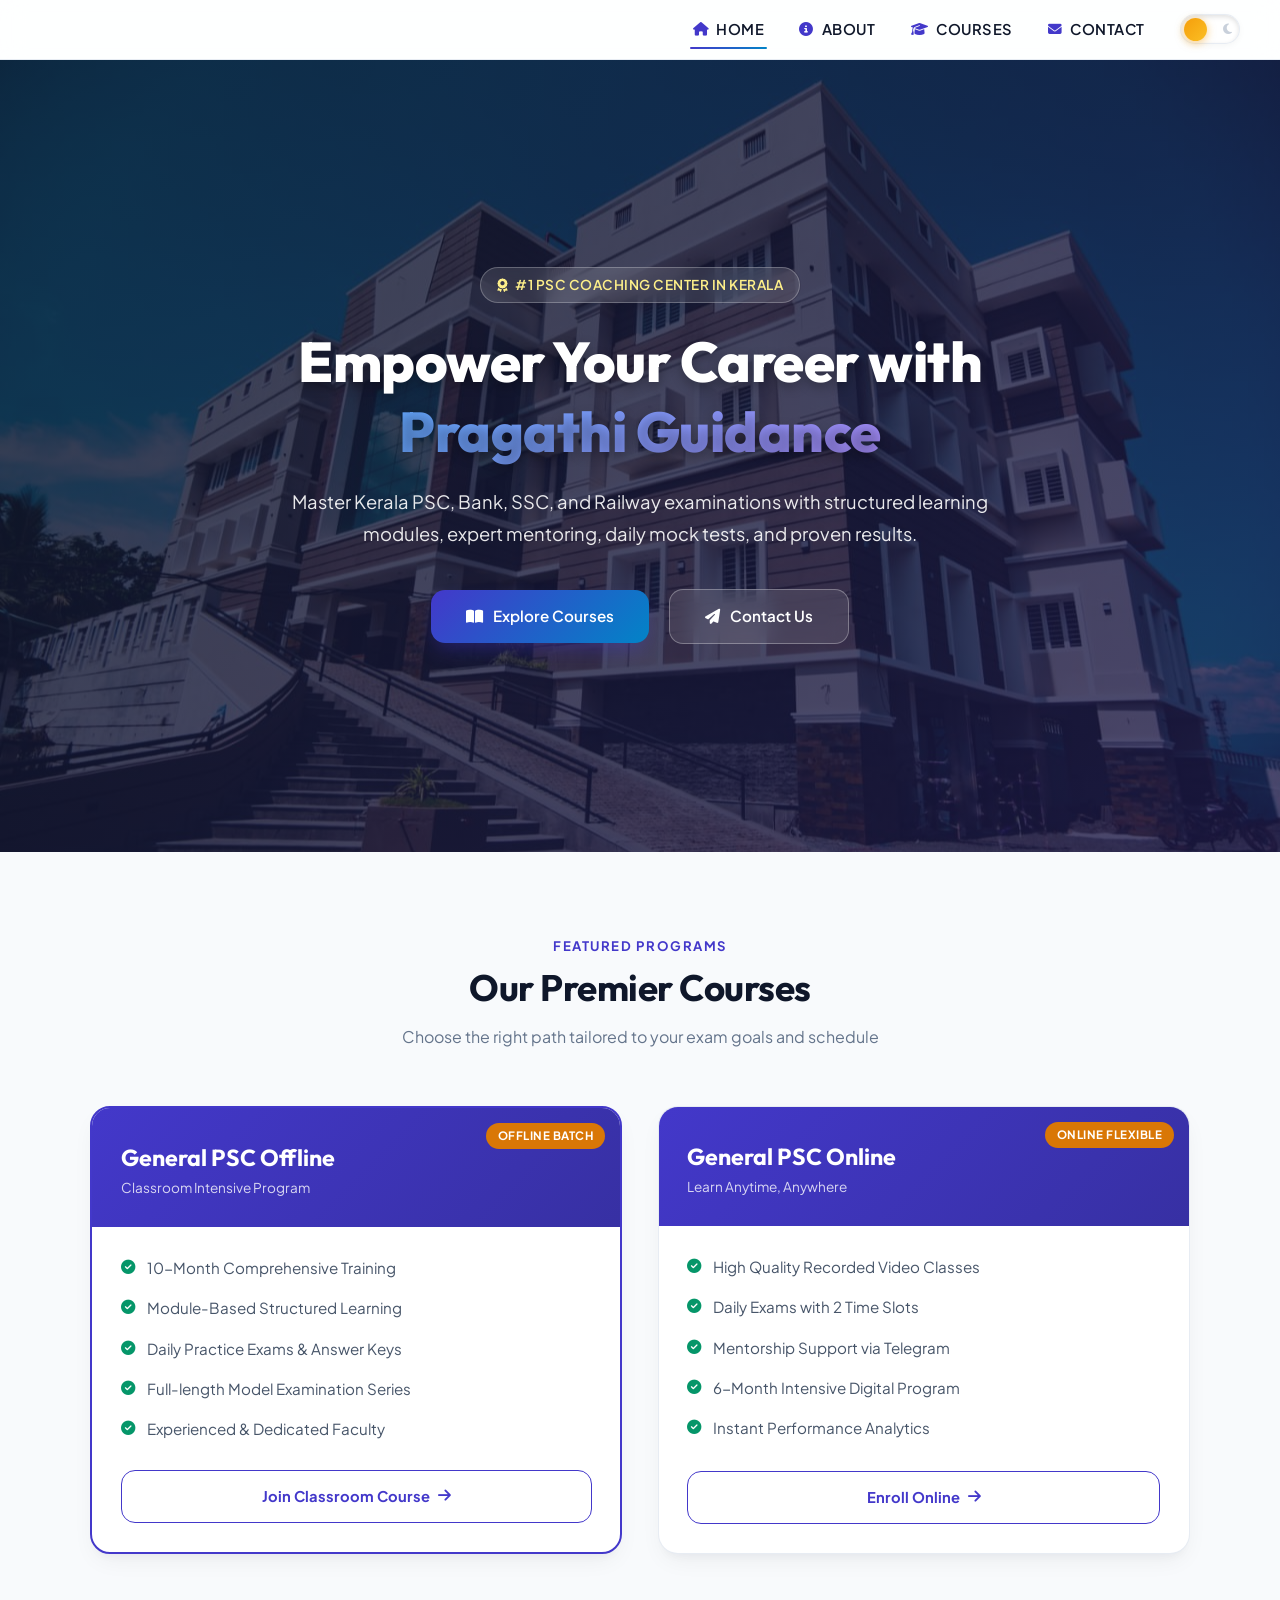
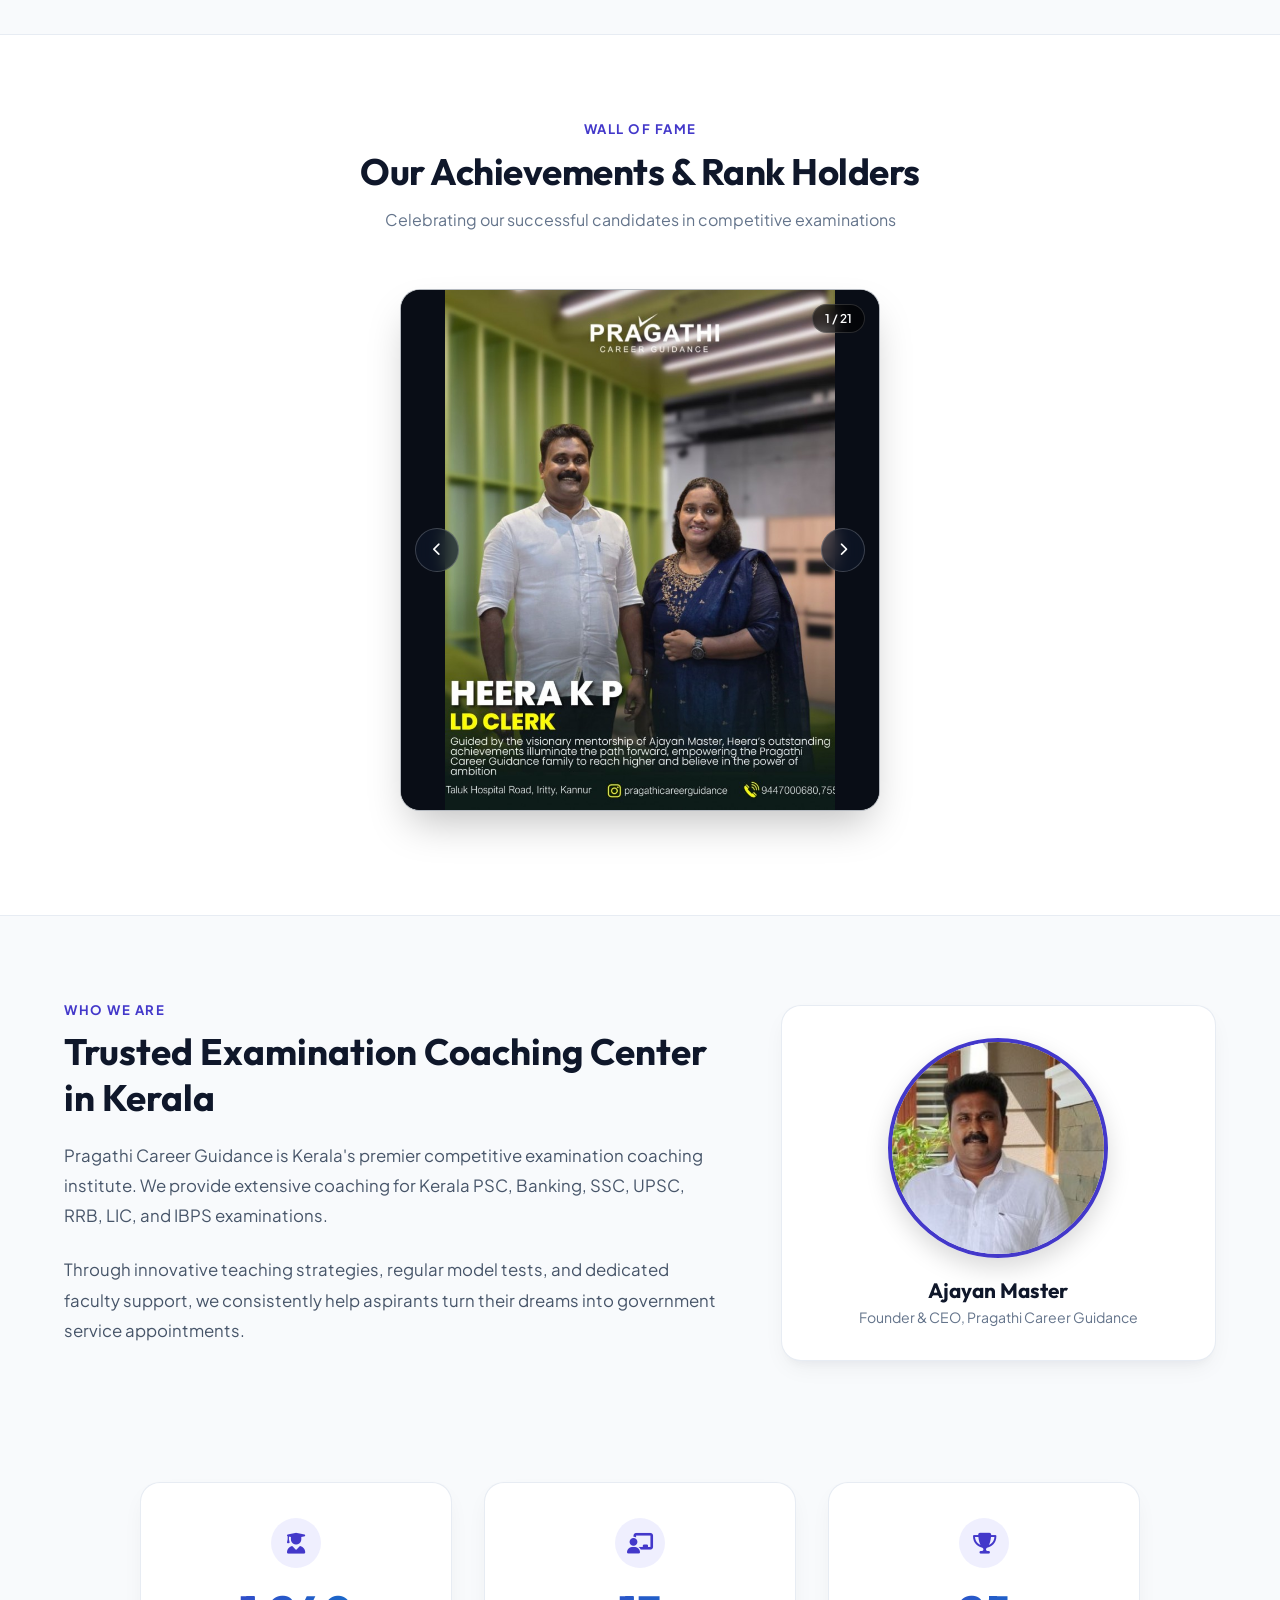
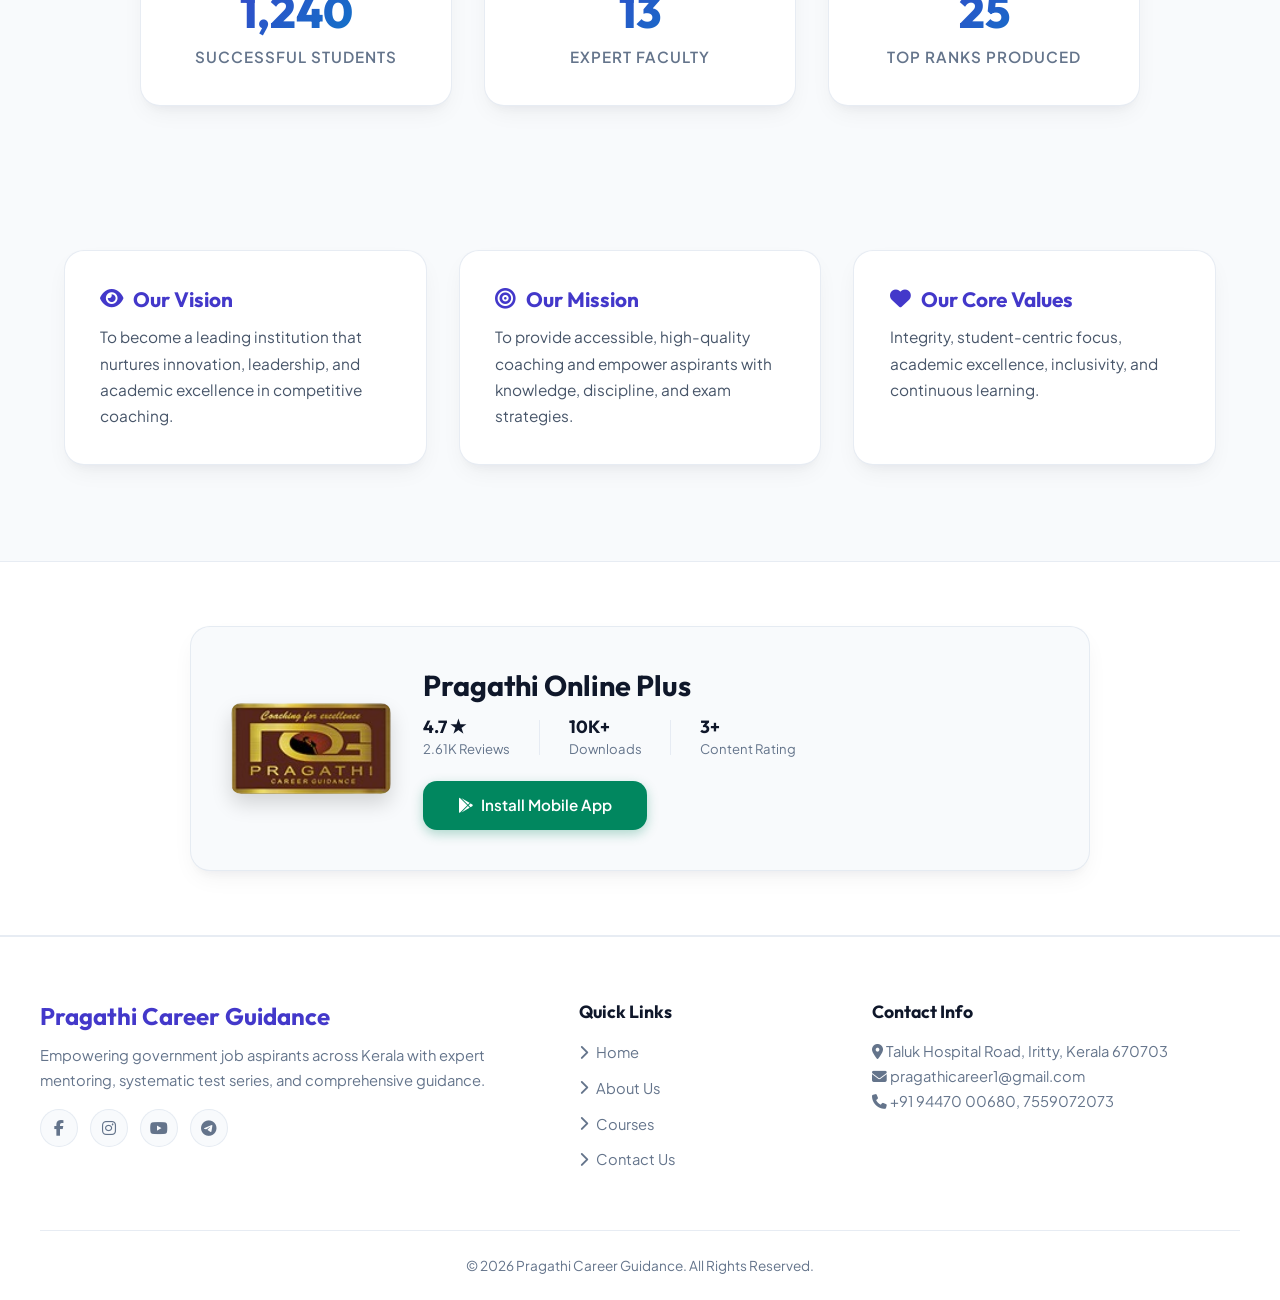
<file: index.html>
<!DOCTYPE html>
<html lang="en">

<head>
    <meta charset="UTF-8">
    <meta name="viewport" content="width=device-width, initial-scale=1.0">
    <title>Pragathi Career Guidance | Premier Coaching Center in Kerala</title>
    <meta name="description"
        content="Pragathi Career Guidance - Premier coaching institute for Kerala PSC, SSC, Banking, Railway, and competitive exams in Iritty, Kerala.">

    <!-- CSS -->
    <link rel="stylesheet" href="style.css">

    <!-- Google Fonts -->
    <link rel="preconnect" href="https://fonts.googleapis.com">
    <link rel="preconnect" href="https://fonts.gstatic.com" crossorigin>
    <link
        href="https://fonts.googleapis.com/css2?family=Outfit:wght@300;400;500;600;700;800&family=Plus+Jakarta+Sans:wght@400;500;600;700&display=swap"
        rel="stylesheet">

    <!-- Font Awesome -->
    <link rel="stylesheet" href="https://cdn.jsdelivr.net/npm/@fortawesome/fontawesome-free@6.6.0/css/all.min.css">
</head>

<body>

    <!-- Header Navigation -->
    <header class="site-header">
        <nav class="nav-container">
            <div class="nav-actions">
                <div class="nav-links" id="navlinks">
                    <ul>
                        <li><a href="index.html" class="active"><i class="fas fa-home"></i> HOME</a></li>
                        <li><a href="ab.html"><i class="fas fa-info-circle"></i> ABOUT</a></li>
                        <li><a href="course.html"><i class="fas fa-graduation-cap"></i> COURSES</a></li>
                        <li><a href="contact.html"><i class="fas fa-envelope"></i> CONTACT</a></li>
                    </ul>
                </div>

                <div class="theme-toggle" id="theme-toggle" title="Toggle Light/Dark Theme">
                    <i class="fas fa-sun"></i>
                    <i class="fas fa-moon"></i>
                    <div class="toggle-circle"></div>
                </div>

                <div class="mobile-toggle">
                    <i class="fa fa-bars" onclick="showmenu()"></i>
                </div>
            </div>
        </nav>
    </header>

    <!-- Hero Section -->
    <section class="hero-section">
        <div class="hero-content">
            <div class="hero-badge">
                <i class="fas fa-award"></i> #1 PSC Coaching Center in Kerala
            </div>
            <h1 class="hero-title">Empower Your Career with <span>Pragathi Guidance</span></h1>
            <p class="hero-subtitle">
                Master Kerala PSC, Bank, SSC, and Railway examinations with structured learning modules, expert
                mentoring, daily mock tests, and proven results.
            </p>
            <div class="hero-actions">
                <a href="course.html" class="btn-primary"><i class="fas fa-book-open"></i> Explore Courses</a>
                <a href="contact.html" class="btn-secondary"><i class="fas fa-paper-plane"></i> Contact Us</a>
            </div>
        </div>
    </section>

    <!-- Courses Section -->
    <section class="psc-section">
        <div class="section-header">
            <span class="section-tag">Featured Programs</span>
            <h2 class="section-title">Our Premier Courses</h2>
            <p class="section-desc">Choose the right path tailored to your exam goals and schedule</p>
        </div>

        <div class="card-container">
            <!-- Offline Course -->
            <div class="course-card featured">
                <span class="card-badge">Offline Batch</span>
                <div class="card-header">
                    <h3>General PSC Offline</h3>
                    <p class="course-subtitle">Classroom Intensive Program</p>
                </div>
                <div class="card-body">
                    <ul>
                        <li><i class="fas fa-check-circle"></i> 10-Month Comprehensive Training</li>
                        <li><i class="fas fa-check-circle"></i> Module-Based Structured Learning</li>
                        <li><i class="fas fa-check-circle"></i> Daily Practice Exams & Answer Keys</li>
                        <li><i class="fas fa-check-circle"></i> Full-length Model Examination Series</li>
                        <li><i class="fas fa-check-circle"></i> Experienced & Dedicated Faculty</li>
                    </ul>
                </div>
                <div class="card-footer">
                    <a href="contact.html" class="card-btn">Join Classroom Course <i class="fas fa-arrow-right"></i></a>
                </div>
            </div>

            <!-- Online Course -->
            <div class="course-card">
                <span class="card-badge">Online Flexible</span>
                <div class="card-header">
                    <h3>General PSC Online</h3>
                    <p class="course-subtitle">Learn Anytime, Anywhere</p>
                </div>
                <div class="card-body">
                    <ul>
                        <li><i class="fas fa-check-circle"></i> High Quality Recorded Video Classes</li>
                        <li><i class="fas fa-check-circle"></i> Daily Exams with 2 Time Slots</li>
                        <li><i class="fas fa-check-circle"></i> Mentorship Support via Telegram</li>
                        <li><i class="fas fa-check-circle"></i> 6-Month Intensive Digital Program</li>
                        <li><i class="fas fa-check-circle"></i> Instant Performance Analytics</li>
                    </ul>
                </div>
                <div class="card-footer">
                    <a href="contact.html" class="card-btn">Enroll Online <i class="fas fa-arrow-right"></i></a>
                </div>
            </div>
        </div>
    </section>

    <!-- Achievements Carousel Section -->
    <section class="achievements">
        <div class="section-header">
            <span class="section-tag">Wall of Fame</span>
            <h2 class="section-title">Our Achievements & Rank Holders</h2>
            <p class="section-desc">Celebrating our successful candidates in competitive examinations</p>
        </div>

        <div class="slider-wrapper">
            <div class="slider">
                <span class="slide-counter">1 / 21</span>
                <div class="slides">
                    <img src="Images/1.jpg" alt="Achievement 1">
                    <img src="Images/2.jpg" alt="Achievement 2">
                    <img src="Images/3.jpg" alt="Achievement 3">
                    <img src="Images/4.jpg" alt="Achievement 4">
                    <img src="Images/5.jpg" alt="Achievement 5">
                    <img src="Images/6.jpg" alt="Achievement 6">
                    <img src="Images/7.jpg" alt="Achievement 7">
                    <img src="Images/8.jpg" alt="Achievement 8">
                    <img src="Images/9.jpg" alt="Achievement 9">
                    <img src="Images/10.jpg" alt="Achievement 10">
                    <img src="Images/11.jpg" alt="Achievement 11">
                    <img src="Images/12.jpg" alt="Achievement 12">
                    <img src="Images/13.jpg" alt="Achievement 13">
                    <img src="Images/14.jpg" alt="Achievement 14">
                    <img src="Images/15.jpg" alt="Achievement 15">
                    <img src="Images/16.jpg" alt="Achievement 16">
                    <img src="Images/17.jpg" alt="Achievement 17">
                    <img src="Images/18.jpg" alt="Achievement 18">
                    <img src="Images/19.jpg" alt="Achievement 19">
                    <img src="Images/20.jpg" alt="Achievement 20">
                    <img src="Images/21.jpg" alt="Achievement 21">
                </div>

                <button class="prev" aria-label="Previous Slide"><i class="fas fa-chevron-left"></i></button>
                <button class="next" aria-label="Next Slide"><i class="fas fa-chevron-right"></i></button>
            </div>
            <div class="dots"></div>
        </div>
    </section>

    <!-- About Overview & Stats -->
    <section class="about-container">
        <div class="about-content">
            <span class="section-tag">Who We Are</span>
            <h2>Trusted Examination Coaching Center in Kerala</h2>
            <p>
                Pragathi Career Guidance is Kerala's premier competitive examination coaching institute. We provide
                extensive coaching for Kerala PSC, Banking, SSC, UPSC, RRB, LIC, and IBPS examinations.
            </p>
            <p>
                Through innovative teaching strategies, regular model tests, and dedicated faculty support, we
                consistently help aspirants turn their dreams into government service appointments.
            </p>
        </div>

        <div class="about-image">
            <img src="Images/CEO.jpg" alt="Ajayan Master">
            <h3>Ajayan Master</h3>
            <p>Founder & CEO, Pragathi Career Guidance</p>
        </div>
    </section>

    <!-- Animated Stats Section -->
    <section class="stats-section">
        <div class="stats">
            <div class="stat">
                <div class="stat-icon"><i class="fas fa-user-graduate"></i></div>
                <h2 class="counter" data-target="5000">0</h2>
                <p>Successful Students</p>
            </div>
            <div class="stat">
                <div class="stat-icon"><i class="fas fa-chalkboard-teacher"></i></div>
                <h2 class="counter" data-target="50">0</h2>
                <p>Expert Faculty</p>
            </div>
            <div class="stat">
                <div class="stat-icon"><i class="fas fa-trophy"></i></div>
                <h2 class="counter" data-target="100">0</h2>
                <p>Top Ranks Produced</p>
            </div>
        </div>
    </section>

    <!-- Vision / Mission -->
    <section class="info-section">
        <div class="info-card">
            <h3><i class="fas fa-eye"></i> Our Vision</h3>
            <p>To become a leading institution that nurtures innovation, leadership, and academic excellence in
                competitive coaching.</p>
        </div>

        <div class="info-card">
            <h3><i class="fas fa-bullseye"></i> Our Mission</h3>
            <p>To provide accessible, high-quality coaching and empower aspirants with knowledge, discipline, and exam
                strategies.</p>
        </div>

        <div class="info-card">
            <h3><i class="fas fa-heart"></i> Our Core Values</h3>
            <p>Integrity, student-centric focus, academic excellence, inclusivity, and continuous learning.</p>
        </div>
    </section>

    <!-- Playstore App Banner -->
    <section class="playstore-banner">
        <div class="playstore-container">
            <div class="app-section">
                <img src="Images/mainlogo.png" alt="Pragathi Online Plus App Icon" class="app-icon">
                <div class="app-details">
                    <h1>Pragathi Online Plus</h1>
                    <div class="app-info">
                        <div class="info">
                            <h3>4.7 ★</h3>
                            <p>2.61K Reviews</p>
                        </div>
                        <div class="divider"></div>
                        <div class="info">
                            <h3>10K+</h3>
                            <p>Downloads</p>
                        </div>
                        <div class="divider"></div>
                        <div class="info">
                            <h3>3+</h3>
                            <p>Content Rating</p>
                        </div>
                    </div>
                    <a href="https://play.google.com/store/apps/details?id=com.onlister.pragathi&pcampaignid=web_share"
                        target="_blank" rel="noopener" class="install-btn">
                        <i class="fab fa-google-play"></i> Install Mobile App
                    </a>
                </div>
            </div>
        </div>
    </section>

    <!-- Premium Footer -->
    <footer class="premium-footer">
        <div class="footer-container">
            <div class="footer-box">
                <h2>Pragathi Career Guidance</h2>
                <p>
                    Empowering government job aspirants across Kerala with expert mentoring, systematic test series, and
                    comprehensive guidance.
                </p>
                <div class="footer-social">
                    <a href="https://www.facebook.com/pragathicareerguidance" target="_blank" aria-label="Facebook"><i
                            class="fab fa-facebook-f"></i></a>
                    <a href="https://www.instagram.com/pragathicareerguidance/" target="_blank"
                        aria-label="Instagram"><i class="fab fa-instagram"></i></a>
                    <a href="https://www.youtube.com/@pragathicareerguidanceiritty" target="_blank"
                        aria-label="YouTube"><i class="fab fa-youtube"></i></a>
                    <a href="https://t.me/pragathi_career" target="_blank" aria-label="Telegram"><i
                            class="fab fa-telegram-plane"></i></a>
                </div>
            </div>

            <div class="footer-box">
                <h3>Quick Links</h3>
                <ul>
                    <li><a href="index.html"><i class="fas fa-chevron-right"></i> Home</a></li>
                    <li><a href="ab.html"><i class="fas fa-chevron-right"></i> About Us</a></li>
                    <li><a href="course.html"><i class="fas fa-chevron-right"></i> Courses</a></li>
                    <li><a href="contact.html"><i class="fas fa-chevron-right"></i> Contact Us</a></li>
                </ul>
            </div>

            <div class="footer-box">
                <h3>Contact Info</h3>
                <p><i class="fas fa-map-marker-alt"></i> Taluk Hospital Road, Iritty, Kerala 670703</p>
                <p><i class="fas fa-envelope"></i> pragathicareer1@gmail.com</p>
                <p><i class="fas fa-phone"></i> +91 94470 00680, 7559072073</p>
            </div>
        </div>

        <div class="footer-bottom">
            <p>© 2026 Pragathi Career Guidance. All Rights Reserved.</p>
        </div>
    </footer>

    <!-- JavaScript -->
    <script src="main.js"></script>


</body>

</html>
</file>
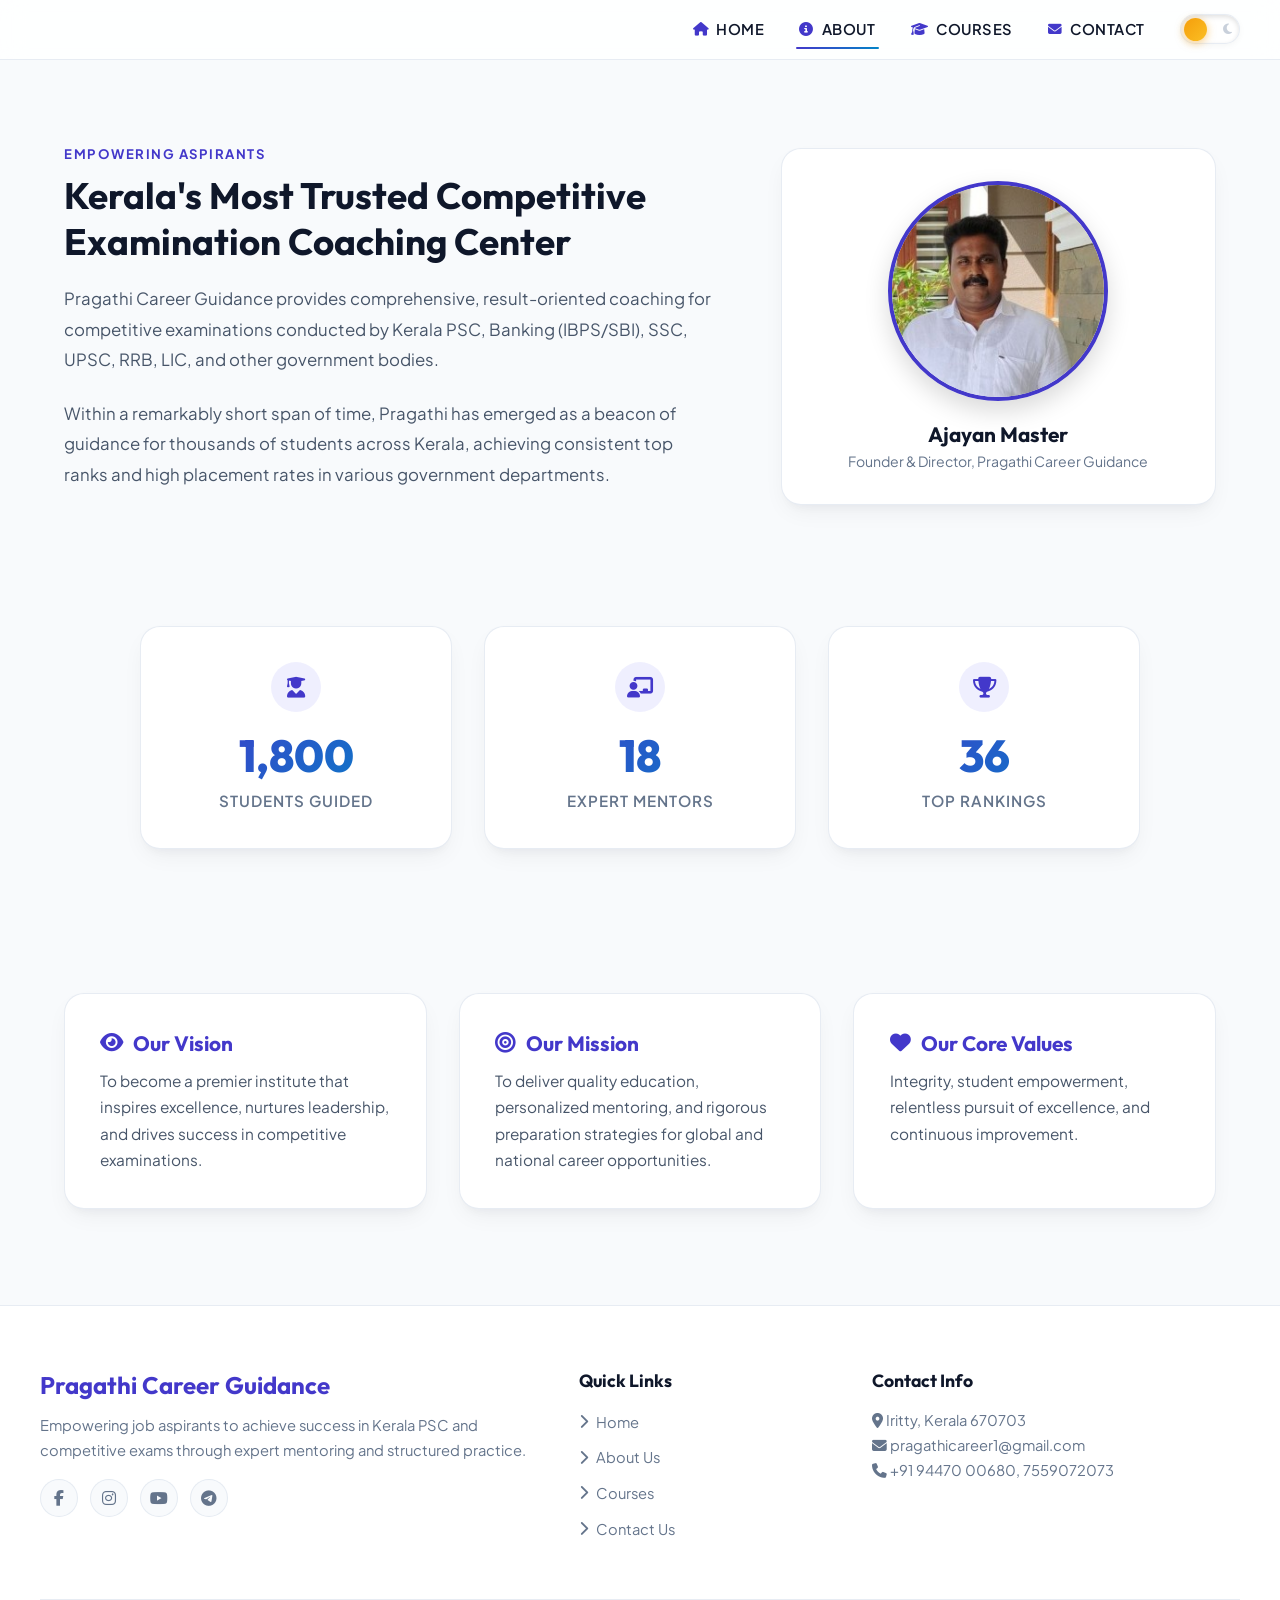
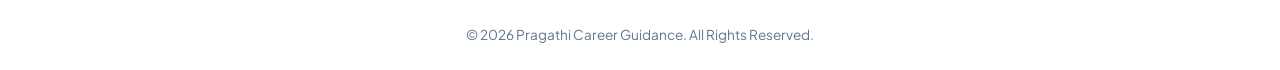
<file: ab.html>
<!DOCTYPE html>
<html lang="en">

<head>
    <meta charset="UTF-8">
    <meta name="viewport" content="width=device-width, initial-scale=1.0">
    <title>About Us | Pragathi Career Guidance</title>
    <meta name="description"
        content="Learn about Pragathi Career Guidance, Kerala's most trusted coaching center for competitive exams, led by Ajayan Master.">

    <!-- CSS -->
    <link rel="stylesheet" href="style.css">

    <!-- Google Fonts -->
    <link rel="preconnect" href="https://fonts.googleapis.com">
    <link rel="preconnect" href="https://fonts.gstatic.com" crossorigin>
    <link
        href="https://fonts.googleapis.com/css2?family=Outfit:wght@300;400;500;600;700;800&family=Plus+Jakarta+Sans:wght@400;500;600;700&display=swap"
        rel="stylesheet">

    <!-- Font Awesome -->
    <link rel="stylesheet" href="https://cdn.jsdelivr.net/npm/@fortawesome/fontawesome-free@6.6.0/css/all.min.css">
</head>

<body>

    <!-- Header Navigation -->
    <header class="site-header">
        <nav class="nav-container">
            <div class="nav-actions">
                <div class="nav-links" id="navlinks">
                    <ul>
                        <li><a href="index.html"><i class="fas fa-home"></i> HOME</a></li>
                        <li><a href="ab.html" class="active"><i class="fas fa-info-circle"></i> ABOUT</a></li>
                        <li><a href="course.html"><i class="fas fa-graduation-cap"></i> COURSES</a></li>
                        <li><a href="contact.html"><i class="fas fa-envelope"></i> CONTACT</a></li>
                    </ul>
                </div>

                <div class="theme-toggle" id="theme-toggle" title="Toggle Light/Dark Theme">
                    <i class="fas fa-sun"></i>
                    <i class="fas fa-moon"></i>
                    <div class="toggle-circle"></div>
                </div>

                <div class="mobile-toggle">
                    <i class="fa fa-bars" onclick="showmenu()"></i>
                </div>
            </div>
        </nav>
    </header>

    <!-- About Content Section -->
    <section class="about-container">
        <div class="about-content">
            <span class="section-tag">Empowering Aspirants</span>
            <h2> Kerala's Most Trusted Competitive Examination Coaching Center</h2>
            <p>
                Pragathi Career Guidance provides comprehensive, result-oriented coaching for competitive examinations
                conducted by Kerala PSC, Banking (IBPS/SBI), SSC, UPSC, RRB, LIC, and other government bodies.
            </p>
            <p>
                Within a remarkably short span of time, Pragathi has emerged as a beacon of guidance for thousands of
                students across Kerala, achieving consistent top ranks and high placement rates in various government
                departments.
            </p>
        </div>

        <div class="about-image">
            <img src="Images/CEO.jpg" alt="Ajayan Master">
            <h3>Ajayan Master</h3>
            <p>Founder & Director, Pragathi Career Guidance</p>
        </div>
    </section>

    <!-- Animated Stats Section -->
    <section class="stats-section">
        <div class="stats">
            <div class="stat">
                <div class="stat-icon"><i class="fas fa-user-graduate"></i></div>
                <h2 class="counter" data-target="5000">0</h2>
                <p>Students Guided</p>
            </div>
            <div class="stat">
                <div class="stat-icon"><i class="fas fa-chalkboard-teacher"></i></div>
                <h2 class="counter" data-target="50">0</h2>
                <p>Expert Mentors</p>
            </div>
            <div class="stat">
                <div class="stat-icon"><i class="fas fa-trophy"></i></div>
                <h2 class="counter" data-target="100">0</h2>
                <p>Top Rankings</p>
            </div>
        </div>
    </section>

    <!-- Vision / Mission -->
    <section class="info-section">
        <div class="info-card">
            <h3><i class="fas fa-eye"></i> Our Vision</h3>
            <p>To become a premier institute that inspires excellence, nurtures leadership, and drives success in
                competitive examinations.</p>
        </div>

        <div class="info-card">
            <h3><i class="fas fa-bullseye"></i> Our Mission</h3>
            <p>To deliver quality education, personalized mentoring, and rigorous preparation strategies for global and
                national career opportunities.</p>
        </div>

        <div class="info-card">
            <h3><i class="fas fa-heart"></i> Our Core Values</h3>
            <p>Integrity, student empowerment, relentless pursuit of excellence, and continuous improvement.</p>
        </div>
    </section>

    <!-- Premium Footer -->
    <footer class="premium-footer">
        <div class="footer-container">
            <div class="footer-box">
                <h2>Pragathi Career Guidance</h2>
                <p>
                    Empowering job aspirants to achieve success in Kerala PSC and competitive exams through expert
                    mentoring and structured practice.
                </p>
                <div class="footer-social">
                    <a href="https://www.facebook.com/pragathicareerguidance" target="_blank" aria-label="Facebook"><i
                            class="fab fa-facebook-f"></i></a>
                    <a href="https://www.instagram.com/pragathicareerguidance/" target="_blank"
                        aria-label="Instagram"><i class="fab fa-instagram"></i></a>
                    <a href="https://www.youtube.com/@pragathicareerguidanceiritty" target="_blank"
                        aria-label="YouTube"><i class="fab fa-youtube"></i></a>
                    <a href="https://t.me/pragathi_career" target="_blank" aria-label="Telegram"><i
                            class="fab fa-telegram-plane"></i></a>
                </div>
            </div>

            <div class="footer-box">
                <h3>Quick Links</h3>
                <ul>
                    <li><a href="index.html"><i class="fas fa-chevron-right"></i> Home</a></li>
                    <li><a href="ab.html"><i class="fas fa-chevron-right"></i> About Us</a></li>
                    <li><a href="course.html"><i class="fas fa-chevron-right"></i> Courses</a></li>
                    <li><a href="contact.html"><i class="fas fa-chevron-right"></i> Contact Us</a></li>
                </ul>
            </div>

            <div class="footer-box">
                <h3>Contact Info</h3>
                <p><i class="fas fa-map-marker-alt"></i> Iritty, Kerala 670703</p>
                <p><i class="fas fa-envelope"></i> pragathicareer1@gmail.com</p>
                <p><i class="fas fa-phone"></i> +91 94470 00680, 7559072073</p>
            </div>
        </div>

        <div class="footer-bottom">
            <p>© 2026 Pragathi Career Guidance. All Rights Reserved.</p>
        </div>
    </footer>

    <!-- JavaScript -->
    <script src="main.js"></script>
</body>

</html>
</file>
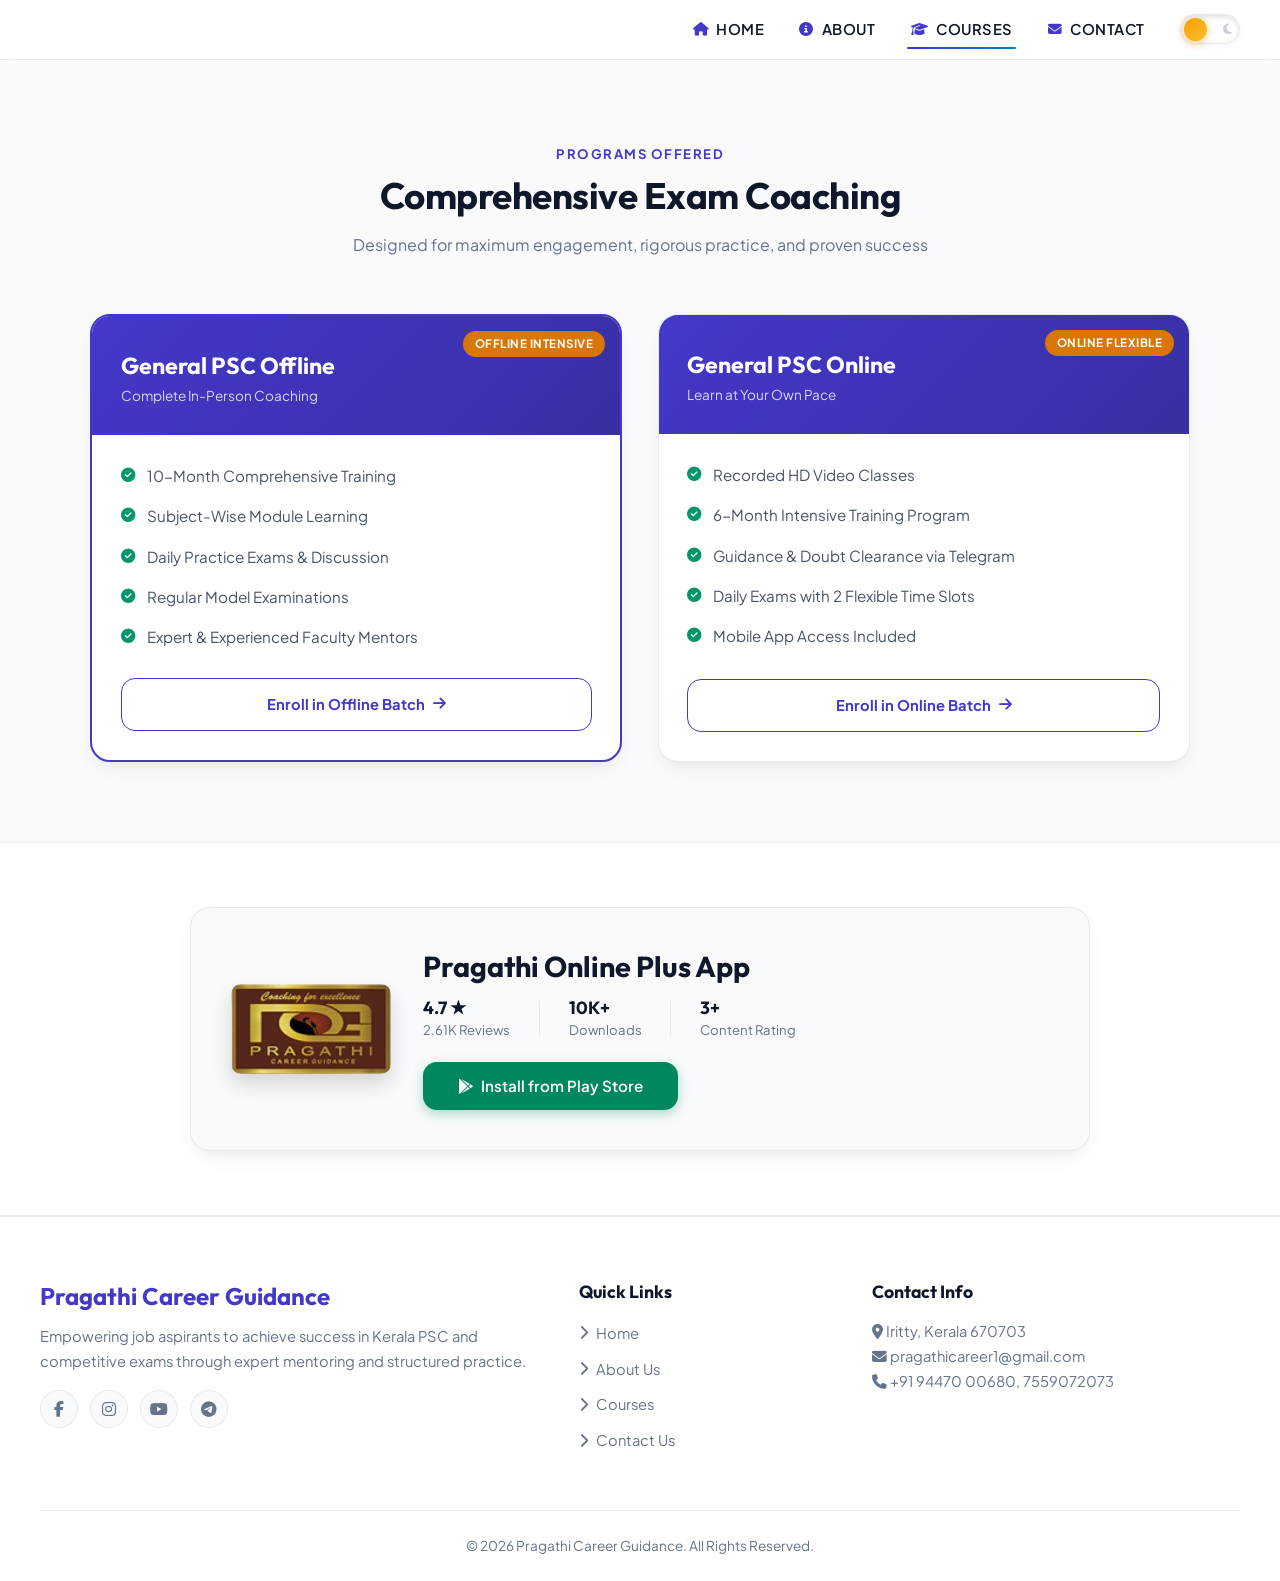
<file: course.html>
<!DOCTYPE html>
<html lang="en">

<head>
    <meta charset="UTF-8">
    <meta name="viewport" content="width=device-width, initial-scale=1.0">
    <title>Courses Offered | Pragathi Career Guidance</title>
    <meta name="description"
        content="Explore Offline and Online Kerala PSC Coaching Courses at Pragathi Career Guidance. Comprehensive training, daily exams, and expert faculty.">

    <!-- CSS -->
    <link rel="stylesheet" href="style.css">

    <!-- Google Fonts -->
    <link rel="preconnect" href="https://fonts.googleapis.com">
    <link rel="preconnect" href="https://fonts.gstatic.com" crossorigin>
    <link
        href="https://fonts.googleapis.com/css2?family=Outfit:wght@300;400;500;600;700;800&family=Plus+Jakarta+Sans:wght@400;500;600;700&display=swap"
        rel="stylesheet">

    <!-- Font Awesome -->
    <link rel="stylesheet" href="https://cdn.jsdelivr.net/npm/@fortawesome/fontawesome-free@6.6.0/css/all.min.css">
</head>

<body>

    <!-- Header Navigation -->
    <header class="site-header">
        <nav class="nav-container">
            <div class="nav-actions">
                <div class="nav-links" id="navlinks">
                    <ul>
                        <li><a href="index.html"><i class="fas fa-home"></i> HOME</a></li>
                        <li><a href="ab.html"><i class="fas fa-info-circle"></i> ABOUT</a></li>
                        <li><a href="course.html" class="active"><i class="fas fa-graduation-cap"></i> COURSES</a></li>
                        <li><a href="contact.html"><i class="fas fa-envelope"></i> CONTACT</a></li>
                    </ul>
                </div>

                <div class="theme-toggle" id="theme-toggle" title="Toggle Light/Dark Theme">
                    <i class="fas fa-sun"></i>
                    <i class="fas fa-moon"></i>
                    <div class="toggle-circle"></div>
                </div>

                <div class="mobile-toggle">
                    <i class="fa fa-bars" onclick="showmenu()"></i>
                </div>
            </div>
        </nav>
    </header>

    <!-- Courses Section -->
    <section class="psc-section">
        <div class="section-header">
            <span class="section-tag">Programs Offered</span>
            <h2 class="section-title">Comprehensive Exam Coaching</h2>
            <p class="section-desc">Designed for maximum engagement, rigorous practice, and proven success</p>
        </div>

        <div class="card-container">
            <!-- Course 1: Offline -->
            <div class="course-card featured">
                <span class="card-badge">Offline Intensive</span>
                <div class="card-header">
                    <h3>General PSC Offline</h3>
                    <p class="course-subtitle">Complete In-Person Coaching</p>
                </div>
                <div class="card-body">
                    <ul>
                        <li><i class="fas fa-check-circle"></i> 10-Month Comprehensive Training</li>
                        <li><i class="fas fa-check-circle"></i> Subject-Wise Module Learning</li>
                        <li><i class="fas fa-check-circle"></i> Daily Practice Exams & Discussion</li>
                        <li><i class="fas fa-check-circle"></i> Regular Model Examinations</li>
                        <li><i class="fas fa-check-circle"></i> Expert & Experienced Faculty Mentors</li>
                    </ul>
                </div>
                <div class="card-footer">
                    <a href="contact.html" class="card-btn">Enroll in Offline Batch <i
                            class="fas fa-arrow-right"></i></a>
                </div>
            </div>

            <!-- Course 2: Online -->
            <div class="course-card">
                <span class="card-badge">Online Flexible</span>
                <div class="card-header">
                    <h3>General PSC Online</h3>
                    <p class="course-subtitle">Learn at Your Own Pace</p>
                </div>
                <div class="card-body">
                    <ul>
                        <li><i class="fas fa-check-circle"></i> Recorded HD Video Classes</li>
                        <li><i class="fas fa-check-circle"></i> 6-Month Intensive Training Program</li>
                        <li><i class="fas fa-check-circle"></i> Guidance & Doubt Clearance via Telegram</li>
                        <li><i class="fas fa-check-circle"></i> Daily Exams with 2 Flexible Time Slots</li>
                        <li><i class="fas fa-check-circle"></i> Mobile App Access Included</li>
                    </ul>
                </div>
                <div class="card-footer">
                    <a href="contact.html" class="card-btn">Enroll in Online Batch <i
                            class="fas fa-arrow-right"></i></a>
                </div>
            </div>
        </div>
    </section>

    <!-- Playstore App Banner -->
    <section class="playstore-banner">
        <div class="playstore-container">
            <div class="app-section">
                <img src="Images/mainlogo.png" alt="Pragathi App" class="app-icon">
                <div class="app-details">
                    <h1>Pragathi Online Plus App</h1>
                    <div class="app-info">
                        <div class="info">
                            <h3>4.7 ★</h3>
                            <p>2.61K Reviews</p>
                        </div>
                        <div class="divider"></div>
                        <div class="info">
                            <h3>10K+</h3>
                            <p>Downloads</p>
                        </div>
                        <div class="divider"></div>
                        <div class="info">
                            <h3>3+</h3>
                            <p>Content Rating</p>
                        </div>
                    </div>
                    <a href="https://play.google.com/store/apps/details?id=com.onlister.pragathi&pcampaignid=web_share"
                        target="_blank" rel="noopener" class="install-btn">
                        <i class="fab fa-google-play"></i> Install from Play Store
                    </a>
                </div>
            </div>
        </div>
    </section>

    <!-- Premium Footer -->
    <footer class="premium-footer">
        <div class="footer-container">
            <div class="footer-box">
                <h2>Pragathi Career Guidance</h2>
                <p>
                    Empowering job aspirants to achieve success in Kerala PSC and competitive exams through expert
                    mentoring and structured practice.
                </p>
                <div class="footer-social">
                    <a href="https://www.facebook.com/pragathicareerguidance" target="_blank" aria-label="Facebook"><i
                            class="fab fa-facebook-f"></i></a>
                    <a href="https://www.instagram.com/pragathicareerguidance/" target="_blank"
                        aria-label="Instagram"><i class="fab fa-instagram"></i></a>
                    <a href="https://www.youtube.com/@pragathicareerguidanceiritty" target="_blank"
                        aria-label="YouTube"><i class="fab fa-youtube"></i></a>
                    <a href="https://t.me/pragathi_career" target="_blank" aria-label="Telegram"><i
                            class="fab fa-telegram-plane"></i></a>
                </div>
            </div>

            <div class="footer-box">
                <h3>Quick Links</h3>
                <ul>
                    <li><a href="index.html"><i class="fas fa-chevron-right"></i> Home</a></li>
                    <li><a href="ab.html"><i class="fas fa-chevron-right"></i> About Us</a></li>
                    <li><a href="course.html"><i class="fas fa-chevron-right"></i> Courses</a></li>
                    <li><a href="contact.html"><i class="fas fa-chevron-right"></i> Contact Us</a></li>
                </ul>
            </div>

            <div class="footer-box">
                <h3>Contact Info</h3>
                <p><i class="fas fa-map-marker-alt"></i> Iritty, Kerala 670703</p>
                <p><i class="fas fa-envelope"></i> pragathicareer1@gmail.com</p>
                <p><i class="fas fa-phone"></i> +91 94470 00680, 7559072073</p>
            </div>
        </div>

        <div class="footer-bottom">
            <p>© 2026 Pragathi Career Guidance. All Rights Reserved.</p>
        </div>
    </footer>

    <!-- JavaScript -->
    <script src="main.js"></script>
</body>

</html>
</file>
<file: style.css>
/* ==========================================
   PRAGATHI CAREER GUIDANCE - DESIGN SYSTEM
   ========================================== */

@import url('https://fonts.googleapis.com/css2?family=Outfit:wght@300;400;500;600;700;800&family=Plus+Jakarta+Sans:wght@400;500;600;700&display=swap');

:root {
    /* Color Palette - Light Mode */
    --bg-primary: #f8fafc;
    --bg-surface: #ffffff;
    --bg-surface-elevated: #ffffff;
    --bg-glass: rgba(255, 255, 255, 0.85);
    --border-color: rgba(226, 232, 240, 0.8);
    --border-highlight: rgba(99, 102, 241, 0.3);

    --text-primary: #0f172a;
    --text-secondary: #475569;
    --text-muted: #64748b;
    --text-on-dark: #ffffff;

    --accent-primary: #4338ca;
    --accent-primary-hover: #3730a3;
    --accent-secondary: #0284c7;
    --accent-gold: #d97706;
    --accent-green: #059669;

    --hero-overlay: linear-gradient(135deg, rgba(15, 23, 42, 0.82) 0%, rgba(30, 27, 75, 0.78) 100%);
    --card-shadow: 0 10px 25px -5px rgba(15, 23, 42, 0.06), 0 8px 10px -6px rgba(15, 23, 42, 0.04);
    --card-shadow-hover: 0 20px 35px -10px rgba(67, 56, 202, 0.15), 0 10px 15px -5px rgba(15, 23, 42, 0.08);

    --font-heading: 'Outfit', sans-serif;
    --font-body: 'Plus Jakarta Sans', sans-serif;

    --radius-sm: 8px;
    --radius-md: 14px;
    --radius-lg: 20px;
    --radius-full: 9999px;

    --transition: all 0.3s cubic-bezier(0.4, 0, 0.2, 1);
}

body.dark {
    /* Color Palette - Dark Mode */
    --bg-primary: #0b0f19;
    --bg-surface: #111827;
    --bg-surface-elevated: #1f2937;
    --bg-glass: rgba(17, 24, 39, 0.85);
    --border-color: rgba(255, 255, 255, 0.08);
    --border-highlight: rgba(129, 140, 248, 0.3);

    --text-primary: #f8fafc;
    --text-secondary: #cbd5e1;
    --text-muted: #94a3b8;

    --accent-primary: #6366f1;
    --accent-primary-hover: #818cf8;
    --accent-secondary: #38bdf8;
    --accent-gold: #fbbf24;
    --accent-green: #10b981;

    --hero-overlay: linear-gradient(135deg, rgba(3, 7, 18, 0.9) 0%, rgba(15, 23, 42, 0.85) 100%);
    --card-shadow: 0 10px 25px -5px rgba(0, 0, 0, 0.3);
    --card-shadow-hover: 0 20px 35px -10px rgba(99, 102, 241, 0.25);
}

/* Base Styles */
* {
    margin: 0;
    padding: 0;
    box-sizing: border-box;
}

html {
    scroll-behavior: smooth;
    overflow-x: hidden;
}

body {
    background-color: var(--bg-primary);
    color: var(--text-primary);
    font-family: var(--font-body);
    line-height: 1.6;
    transition: background-color 0.4s ease, color 0.4s ease;
    overflow-x: hidden;
}

h1,
h2,
h3,
h4,
h5,
h6 {
    font-family: var(--font-heading);
    font-weight: 700;
    line-height: 1.25;
    color: var(--text-primary);
}

a {
    color: inherit;
    text-decoration: none;
    transition: var(--transition);
}

ul {
    list-style: none;
}

img {
    max-width: 100%;
    height: auto;
    display: block;
}

/* ==========================================
   NAVIGATION BAR
   ========================================== */
.site-header {
    position: sticky;
    top: 0;
    left: 0;
    width: 100%;
    z-index: 1000;
    background: var(--bg-glass);
    backdrop-filter: blur(12px);
    -webkit-backdrop-filter: blur(12px);
    border-bottom: 1px solid var(--border-color);
    transition: var(--transition);
}

.nav-container {
    width: 100%;
    max-width: 100%;
    padding: 0.6rem 2.5rem;
    display: flex;
    justify-content: flex-end;
    align-items: center;
}

.brand-logo {
    display: flex;
    align-items: center;
}

.brand-logo img {
    height: 68px;
    max-height: 80px;
    width: auto;
    object-fit: contain;
    filter: drop-shadow(0 2px 8px rgba(0, 0, 0, 0.15));
    transition: transform 0.3s ease;
}

.brand-logo img:hover {
    transform: scale(1.05);
}

.nav-actions {
    display: flex;
    align-items: center;
    gap: 2rem;
}

.nav-links ul {
    display: flex;
    align-items: center;
    gap: 1.8rem;
}

.nav-links ul li a {
    font-size: 0.92rem;
    font-weight: 600;
    letter-spacing: 0.5px;
    color: var(--text-primary);
    padding: 0.5rem 0.2rem;
    position: relative;
    display: flex;
    align-items: center;
    gap: 8px;
}

.nav-links ul li a i {
    font-size: 0.85rem;
    color: var(--accent-primary);
}

.nav-links ul li a::after {
    content: '';
    position: absolute;
    bottom: 0;
    left: 0;
    width: 0;
    height: 2.5px;
    background: linear-gradient(90deg, var(--accent-primary), var(--accent-secondary));
    border-radius: var(--radius-full);
    transition: width 0.3s ease;
}

.nav-links ul li a:hover::after,
.nav-links ul li a.active::after {
    width: 100%;
}

/* Perfect Theme Toggle Switch */
.theme-toggle {
    position: relative;
    width: 60px;
    height: 30px;
    background: var(--bg-surface-elevated);
    border: 1.5px solid var(--border-color);
    border-radius: var(--radius-full);
    cursor: pointer;
    display: flex;
    align-items: center;
    justify-content: space-between;
    padding: 0 7px;
    box-shadow: inset 0 2px 5px rgba(0, 0, 0, 0.12), 0 2px 6px rgba(0, 0, 0, 0.04);
    transition: all 0.4s cubic-bezier(0.4, 0, 0.2, 1);
    user-select: none;
    flex-shrink: 0;
}

.theme-toggle:hover {
    transform: scale(1.06);
    border-color: var(--accent-primary);
    box-shadow: inset 0 2px 5px rgba(0, 0, 0, 0.15), 0 4px 14px rgba(99, 102, 241, 0.25);
}

.theme-toggle:active .toggle-circle {
    width: 26px;
}

.theme-toggle i {
    font-size: 12px;
    z-index: 1;
    transition: all 0.3s ease;
}

.theme-toggle .fa-sun {
    color: #f59e0b;
    opacity: 1;
    filter: drop-shadow(0 0 3px rgba(245, 158, 11, 0.8));
}

.theme-toggle .fa-moon {
    color: #94a3b8;
    opacity: 0.5;
}

body.dark .theme-toggle {
    background: #0f172a;
    border-color: rgba(99, 102, 241, 0.4);
    box-shadow: inset 0 2px 6px rgba(0, 0, 0, 0.4), 0 2px 8px rgba(0, 0, 0, 0.3);
}

body.dark .theme-toggle .fa-sun {
    color: #64748b;
    opacity: 0.4;
    filter: none;
}

body.dark .theme-toggle .fa-moon {
    color: #38bdf8;
    opacity: 1;
    filter: drop-shadow(0 0 5px rgba(56, 189, 248, 0.9));
}

.toggle-circle {
    position: absolute;
    top: 2.5px;
    left: 3px;
    width: 23px;
    height: 23px;
    background: linear-gradient(135deg, #f59e0b, #fbbf24);
    border-radius: 50%;
    transition: transform 0.4s cubic-bezier(0.34, 1.56, 0.64, 1), background 0.4s ease, box-shadow 0.4s ease;
    box-shadow: 0 2px 8px rgba(245, 158, 11, 0.5);
    z-index: 2;
}

body.dark .toggle-circle {
    transform: translateX(29px);
    background: linear-gradient(135deg, #6366f1, #38bdf8);
    box-shadow: 0 2px 10px rgba(99, 102, 241, 0.6);
}

/* Mobile Toggle Hamburger */
.mobile-toggle {
    display: none;
    font-size: 1.4rem;
    color: var(--text-primary);
    cursor: pointer;
    padding: 0.4rem;
}

.nav-overlay {
    position: fixed;
    top: 0;
    left: 0;
    width: 100vw;
    height: 100vh;
    background: rgba(0, 0, 0, 0.5);
    backdrop-filter: blur(4px);
    z-index: 998;
    opacity: 0;
    pointer-events: none;
    transition: opacity 0.3s ease;
}

.nav-overlay.active {
    opacity: 1;
    pointer-events: auto;
}

/* Sub-header banner for inner pages */
.headerr {
    background: var(--bg-glass);
    border-bottom: 1px solid var(--border-color);
}

/* ==========================================
   HERO BANNER SECTION
   ========================================== */
.hero-section {
    position: relative;
    min-height: 88vh;
    display: flex;
    align-items: center;
    justify-content: center;
    background-image: var(--hero-overlay), url("Images/cover.jpg");
    background-position: center;
    background-size: cover;
    background-repeat: no-repeat;
    padding: 4rem 1.5rem;
    text-align: center;
}

/* Inner page banner – no background image */
.page-banner {
    position: relative;
    min-height: 40vh;
    display: flex;
    align-items: center;
    justify-content: center;
    background: linear-gradient(135deg, var(--accent-primary) 0%, #1e1b4b 60%, var(--accent-secondary) 100%);
    padding: 4rem 1.5rem;
    text-align: center;
}


.hero-content {
    max-width: 860px;
    z-index: 2;
    animation: fadeIn 1s ease-out;
}

.hero-badge {
    display: inline-flex;
    align-items: center;
    gap: 8px;
    padding: 6px 16px;
    background: rgba(255, 255, 255, 0.12);
    backdrop-filter: blur(10px);
    border: 1px solid rgba(255, 255, 255, 0.25);
    border-radius: var(--radius-full);
    color: #fef08a;
    font-size: 0.85rem;
    font-weight: 600;
    margin-bottom: 1.5rem;
    letter-spacing: 0.5px;
    text-transform: uppercase;
}

.hero-title {
    font-size: 3.5rem;
    font-weight: 800;
    color: #ffffff;
    margin-bottom: 1.2rem;
    letter-spacing: -0.5px;
    text-shadow: 0 4px 12px rgba(0, 0, 0, 0.3);
}

.hero-title span {
    background: linear-gradient(135deg, #60a5fa 0%, #a78bfa 100%);
    -webkit-background-clip: text;
    -webkit-text-fill-color: transparent;
}

.hero-subtitle {
    font-size: 1.15rem;
    color: rgba(255, 255, 255, 0.9);
    max-width: 720px;
    margin: 0 auto 2.5rem;
    line-height: 1.7;
    font-weight: 400;
}

.hero-actions {
    display: flex;
    align-items: center;
    justify-content: center;
    gap: 1.2rem;
    flex-wrap: wrap;
}

.btn-primary {
    display: inline-flex;
    align-items: center;
    gap: 10px;
    background: linear-gradient(135deg, var(--accent-primary), var(--accent-secondary));
    color: #ffffff;
    padding: 0.9rem 2.2rem;
    border-radius: var(--radius-md);
    font-weight: 600;
    font-size: 0.95rem;
    box-shadow: 0 10px 20px -5px rgba(67, 56, 202, 0.4);
    transition: var(--transition);
}

.btn-primary:hover {
    transform: translateY(-2px);
    box-shadow: 0 15px 25px -5px rgba(67, 56, 202, 0.6);
    color: #ffffff;
}

.btn-secondary {
    display: inline-flex;
    align-items: center;
    gap: 10px;
    background: rgba(255, 255, 255, 0.1);
    backdrop-filter: blur(10px);
    color: #ffffff;
    border: 1px solid rgba(255, 255, 255, 0.3);
    padding: 0.9rem 2.2rem;
    border-radius: var(--radius-md);
    font-weight: 600;
    font-size: 0.95rem;
    transition: var(--transition);
}

.btn-secondary:hover {
    background: rgba(255, 255, 255, 0.2);
    border-color: #ffffff;
    transform: translateY(-2px);
}

/* ==========================================
   SECTION HEADINGS
   ========================================== */
.section-header {
    text-align: center;
    max-width: 680px;
    margin: 0 auto 3.5rem;
}

.section-tag {
    display: inline-block;
    font-size: 0.82rem;
    font-weight: 700;
    text-transform: uppercase;
    letter-spacing: 1.5px;
    color: var(--accent-primary);
    margin-bottom: 0.6rem;
}

.section-title {
    font-size: 2.3rem;
    color: var(--text-primary);
    margin-bottom: 0.8rem;
    letter-spacing: -0.5px;
}

.section-desc {
    font-size: 1rem;
    color: var(--text-muted);
}

/* ==========================================
    COURSES SECTION
   ========================================== */
.psc-section {
    padding: 5rem 1.5rem;
    background: var(--bg-primary);
}

.card-container {
    max-width: 1100px;
    margin: 0 auto;
    display: grid;
    grid-template-columns: repeat(auto-fit, minmax(320px, 1fr));
    gap: 2.2rem;
}

.course-card {
    background: var(--bg-surface);
    border: 1px solid var(--border-color);
    border-radius: var(--radius-lg);
    box-shadow: var(--card-shadow);
    overflow: hidden;
    display: flex;
    flex-direction: column;
    position: relative;
    transition: var(--transition);
}

.course-card:hover {
    transform: translateY(-8px);
    box-shadow: var(--card-shadow-hover);
    border-color: var(--border-highlight);
}

.course-card.featured {
    border: 2px solid var(--accent-primary);
}

.card-badge {
    position: absolute;
    top: 15px;
    right: 15px;
    background: var(--accent-gold);
    color: #ffffff;
    font-size: 0.72rem;
    font-weight: 700;
    text-transform: uppercase;
    padding: 4px 12px;
    border-radius: var(--radius-full);
    letter-spacing: 0.5px;
}

.card-header {
    background: linear-gradient(135deg, var(--accent-primary), #3730a3);
    color: #ffffff;
    padding: 2.2rem 1.8rem 1.8rem;
}

.card-header h3 {
    color: #ffffff;
    font-size: 1.45rem;
    margin-bottom: 0.3rem;
}

.card-header .course-subtitle {
    font-size: 0.85rem;
    color: rgba(255, 255, 255, 0.8);
    font-weight: 400;
}

.card-body {
    padding: 1.8rem;
    flex: 1;
}

.card-body ul {
    display: flex;
    flex-direction: column;
    gap: 1rem;
}

.card-body li {
    display: flex;
    align-items: flex-start;
    gap: 12px;
    font-size: 0.95rem;
    color: var(--text-secondary);
}

.card-body li i {
    color: var(--accent-green);
    font-size: 0.9rem;
    margin-top: 4px;
}

.card-footer {
    padding: 0 1.8rem 1.8rem;
}

.card-btn {
    display: flex;
    align-items: center;
    justify-content: center;
    gap: 8px;
    width: 100%;
    padding: 0.85rem;
    background: var(--bg-surface-elevated);
    color: var(--accent-primary);
    border: 1.5px solid var(--accent-primary);
    border-radius: var(--radius-md);
    font-weight: 700;
    font-size: 0.92rem;
    transition: var(--transition);
}

.card-btn:hover {
    background: var(--accent-primary);
    color: #ffffff;
}

/* ==========================================
   ACHIEVEMENTS CAROUSEL SLIDER
   ========================================== */
.achievements {
    padding: 5rem 1.5rem;
    background: var(--bg-surface);
    border-top: 1px solid var(--border-color);
    border-bottom: 1px solid var(--border-color);
}

.slider-wrapper {
    max-width: 480px;
    margin: 0 auto;
    position: relative;
}

.slider {
    position: relative;
    width: 100%;
    overflow: hidden;
    border-radius: var(--radius-lg);
    box-shadow: 0 20px 40px -10px rgba(0, 0, 0, 0.25);
    background: #000000;
    border: 1px solid var(--border-color);
}

.slides {
    display: flex;
    transition: transform 0.5s cubic-bezier(0.25, 1, 0.5, 1);
}

.slides img {
    width: 100%;
    height: 520px;
    object-fit: contain;
    flex-shrink: 0;
    background: #090d16;
}

/* Controls */
.prev,
.next {
    position: absolute;
    top: 50%;
    transform: translateY(-50%);
    width: 44px;
    height: 44px;
    background: rgba(15, 23, 42, 0.65);
    backdrop-filter: blur(8px);
    color: #ffffff;
    border: 1px solid rgba(255, 255, 255, 0.2);
    border-radius: 50%;
    display: flex;
    align-items: center;
    justify-content: center;
    cursor: pointer;
    z-index: 10;
    transition: var(--transition);
}

.prev:hover,
.next:hover {
    background: var(--accent-primary);
    border-color: var(--accent-primary);
    transform: translateY(-50%) scale(1.08);
}

.prev {
    left: 14px;
}

.next {
    right: 14px;
}

.slide-counter {
    position: absolute;
    top: 14px;
    right: 14px;
    background: rgba(0, 0, 0, 0.6);
    backdrop-filter: blur(8px);
    color: #ffffff;
    font-size: 0.75rem;
    font-weight: 600;
    padding: 4px 12px;
    border-radius: var(--radius-full);
    border: 1px solid rgba(255, 255, 255, 0.15);
    z-index: 10;
}

.dots {
    display: flex;
    justify-content: center;
    gap: 8px;
    margin-top: 1.5rem;
}

.dot {
    width: 10px;
    height: 10px;
    background: var(--border-color);
    border-radius: 50%;
    cursor: pointer;
    transition: var(--transition);
}

.dot.active,
.dot:hover {
    background: var(--accent-primary);
    width: 24px;
    border-radius: var(--radius-full);
}

/* ==========================================
   ABOUT & STATS SECTION
   ========================================== */
.about-container {
    max-width: 1200px;
    margin: 0 auto;
    padding: 5rem 1.5rem;
    display: grid;
    grid-template-columns: 1.2fr 0.8fr;
    gap: 4rem;
    align-items: center;
}

.about-content h2 {
    font-size: 2.3rem;
    margin-bottom: 1.2rem;
}

.about-content p {
    font-size: 1.05rem;
    color: var(--text-secondary);
    line-height: 1.8;
    margin-bottom: 1.5rem;
}

.about-image {
    text-align: center;
    background: var(--bg-surface);
    padding: 2rem;
    border-radius: var(--radius-lg);
    border: 1px solid var(--border-color);
    box-shadow: var(--card-shadow);
}

.about-image img {
    width: 220px;
    height: 220px;
    object-fit: cover;
    border-radius: 50%;
    margin: 0 auto 1.2rem;
    border: 4px solid var(--accent-primary);
    box-shadow: 0 10px 25px rgba(0, 0, 0, 0.15);
}

.about-image h3 {
    font-size: 1.3rem;
    color: var(--text-primary);
    margin-bottom: 0.2rem;
}

.about-image p {
    font-size: 0.88rem;
    color: var(--text-muted);
}

/* STATS */
.stats-section {
    padding: 2rem 1.5rem 5rem;
}

.stats {
    max-width: 1000px;
    margin: 0 auto;
    display: grid;
    grid-template-columns: repeat(auto-fit, minmax(260px, 1fr));
    gap: 2rem;
}

.stat {
    background: var(--bg-surface);
    border: 1px solid var(--border-color);
    border-radius: var(--radius-lg);
    padding: 2.2rem 1.5rem;
    text-align: center;
    box-shadow: var(--card-shadow);
    transition: var(--transition);
}

.stat:hover {
    transform: translateY(-6px);
    border-color: var(--border-highlight);
    box-shadow: var(--card-shadow-hover);
}

.stat-icon {
    width: 50px;
    height: 50px;
    background: rgba(99, 102, 241, 0.1);
    color: var(--accent-primary);
    border-radius: 50%;
    display: flex;
    align-items: center;
    justify-content: center;
    font-size: 1.3rem;
    margin: 0 auto 1rem;
}

.stat h2 {
    font-size: 2.8rem;
    font-weight: 800;
    background: linear-gradient(135deg, var(--accent-primary), var(--accent-secondary));
    -webkit-background-clip: text;
    -webkit-text-fill-color: transparent;
    margin-bottom: 0.3rem;
}

.stat p {
    font-size: 0.95rem;
    font-weight: 600;
    color: var(--text-muted);
    text-transform: uppercase;
    letter-spacing: 1px;
}

/* VISION MISSION CARDS */
.info-section {
    padding: 4rem 1.5rem 6rem;
    max-width: 1200px;
    margin: 0 auto;
    display: grid;
    grid-template-columns: repeat(auto-fit, minmax(300px, 1fr));
    gap: 2rem;
}

.info-card {
    background: var(--bg-surface);
    border: 1px solid var(--border-color);
    border-radius: var(--radius-lg);
    padding: 2.2rem;
    box-shadow: var(--card-shadow);
    transition: var(--transition);
}

.info-card:hover {
    transform: translateY(-6px);
    box-shadow: var(--card-shadow-hover);
}

.info-card h3 {
    font-size: 1.3rem;
    color: var(--accent-primary);
    margin-bottom: 0.8rem;
    display: flex;
    align-items: center;
    gap: 10px;
}

.info-card p {
    color: var(--text-secondary);
    font-size: 0.96rem;
    line-height: 1.7;
}

/* ==========================================
   GOOGLE PLAYSTORE SHOWCASE BANNER
   ========================================== */
.playstore-banner {
    padding: 4rem 1.5rem;
    background: var(--bg-surface);
    border-top: 1px solid var(--border-color);
    border-bottom: 1px solid var(--border-color);
}

.playstore-container {
    max-width: 900px;
    margin: 0 auto;
    background: var(--bg-primary);
    border: 1px solid var(--border-color);
    border-radius: var(--radius-lg);
    padding: 2.5rem;
    box-shadow: var(--card-shadow);
}

.app-section {
    display: flex;
    align-items: center;
    gap: 2rem;
}

.app-icon {
    width: 160px;
    height: auto;
    border-radius: 10px;
    object-fit: contain;
    box-shadow: 0 10px 20px rgba(0, 0, 0, 0.15);
    flex-shrink: 0;
}

.app-details {
    flex: 1;
}

.app-details h1 {
    font-size: 1.8rem;
    margin-bottom: 0.8rem;
}

.app-info {
    display: flex;
    align-items: center;
    gap: 1.8rem;
    margin-bottom: 1.4rem;
}

.info h3 {
    font-size: 1.1rem;
    color: var(--text-primary);
}

.info p {
    font-size: 0.82rem;
    color: var(--text-muted);
}

.divider {
    width: 1px;
    height: 35px;
    background: var(--border-color);
}

.install-btn {
    display: inline-flex;
    align-items: center;
    gap: 8px;
    background: #01875f;
    color: #ffffff;
    padding: 0.75rem 2.2rem;
    border-radius: var(--radius-md);
    font-weight: 600;
    font-size: 0.95rem;
    box-shadow: 0 4px 12px rgba(1, 135, 95, 0.3);
    transition: var(--transition);
}

.install-btn:hover {
    background: #00704e;
    transform: translateY(-2px);
    box-shadow: 0 8px 18px rgba(1, 135, 95, 0.4);
    color: #ffffff;
}

/* ==========================================
   CONTACT PAGE
   ========================================== */
.contact-container {
    max-width: 1100px;
    margin: 3rem auto 5rem;
    padding: 0 1.5rem;
    display: grid;
    grid-template-columns: 1fr 1fr;
    gap: 2.5rem;
}

.contact-card {
    background: var(--bg-surface);
    border: 1px solid var(--border-color);
    border-radius: var(--radius-lg);
    padding: 2.2rem;
    box-shadow: var(--card-shadow);
}

.contact-card h2 {
    font-size: 1.4rem;
    margin-bottom: 1.2rem;
    color: var(--text-primary);
    border-bottom: 2px solid var(--accent-primary);
    padding-bottom: 0.5rem;
    display: inline-block;
}

.contact-info p {
    font-size: 0.95rem;
    color: var(--text-secondary);
    margin-bottom: 1rem;
    display: flex;
    align-items: center;
    gap: 12px;
}

.contact-info p i {
    width: 32px;
    height: 32px;
    background: rgba(99, 102, 241, 0.1);
    color: var(--accent-primary);
    border-radius: 50%;
    display: flex;
    align-items: center;
    justify-content: center;
    font-size: 0.9rem;
    flex-shrink: 0;
}

.social-links-grid {
    display: grid;
    grid-template-columns: repeat(2, 1fr);
    gap: 12px;
    margin-top: 1.2rem;
}

.social-chip {
    display: flex;
    align-items: center;
    gap: 10px;
    padding: 10px 14px;
    background: var(--bg-primary);
    border: 1px solid var(--border-color);
    border-radius: var(--radius-md);
    font-size: 0.88rem;
    font-weight: 600;
    color: var(--text-primary);
    transition: var(--transition);
}

.social-chip:hover {
    border-color: var(--accent-primary);
    transform: translateY(-2px);
}

.social-chip.facebook i {
    color: #1877f2;
}

.social-chip.instagram i {
    color: #e4405f;
}

.social-chip.youtube i {
    color: #ff0000;
}

.social-chip.telegram i {
    color: #229ed9;
}

.contact-location iframe {
    width: 100%;
    height: 240px;
    border-radius: var(--radius-md);
    border: none;
    margin-top: 1rem;
}

.contact-form form {
    display: flex;
    flex-direction: column;
    gap: 1.2rem;
}

.contact-form input,
.contact-form textarea {
    width: 100%;
    padding: 0.9rem 1.1rem;
    background: var(--bg-primary);
    border: 1px solid var(--border-color);
    border-radius: var(--radius-md);
    color: var(--text-primary);
    font-family: var(--font-body);
    font-size: 0.92rem;
    outline: none;
    transition: var(--transition);
}

.contact-form input:focus,
.contact-form textarea:focus {
    border-color: var(--accent-primary);
    box-shadow: 0 0 0 4px rgba(99, 102, 241, 0.15);
}

.contact-form button {
    padding: 0.95rem;
    background: linear-gradient(135deg, var(--accent-primary), var(--accent-secondary));
    color: #ffffff;
    border: none;
    border-radius: var(--radius-md);
    font-weight: 700;
    font-size: 0.95rem;
    cursor: pointer;
    transition: var(--transition);
}

.contact-form button:hover {
    transform: translateY(-2px);
    box-shadow: 0 10px 20px -5px rgba(67, 56, 202, 0.4);
}

/* FLOATING WHATSAPP */
.floating-whatsapp {
    position: fixed;
    bottom: 25px;
    right: 25px;
    width: 58px;
    height: 58px;
    background: #25d366;
    color: #ffffff;
    border-radius: 50%;
    display: flex;
    align-items: center;
    justify-content: center;
    font-size: 1.8rem;
    box-shadow: 0 8px 25px rgba(37, 211, 102, 0.4);
    z-index: 999;
    transition: var(--transition);
}

.floating-whatsapp:hover {
    transform: scale(1.1);
    box-shadow: 0 12px 30px rgba(37, 211, 102, 0.6);
    color: #ffffff;
}

/* ==========================================
   FOOTER
   ========================================== */
.premium-footer {
    background: var(--bg-surface);
    border-top: 1px solid var(--border-color);
    padding: 4rem 1.5rem 1.5rem;
}

.footer-container {
    max-width: 1200px;
    margin: 0 auto;
    display: grid;
    grid-template-columns: 2fr 1fr 1.5fr;
    gap: 3rem;
    margin-bottom: 3rem;
}

.footer-box h2 {
    font-size: 1.5rem;
    color: var(--accent-primary);
    margin-bottom: 0.8rem;
}

.footer-box h3 {
    font-size: 1.1rem;
    margin-bottom: 1rem;
    color: var(--text-primary);
}

.footer-box p {
    color: var(--text-muted);
    font-size: 0.92rem;
    line-height: 1.7;
}

.footer-box ul li {
    margin-bottom: 0.6rem;
}

.footer-box ul li a {
    color: var(--text-muted);
    font-size: 0.92rem;
    display: inline-flex;
    align-items: center;
    gap: 8px;
}

.footer-box ul li a:hover {
    color: var(--accent-primary);
    transform: translateX(4px);
}

.footer-social {
    display: flex;
    gap: 12px;
    margin-top: 1rem;
}

.footer-social a {
    width: 38px;
    height: 38px;
    background: var(--bg-primary);
    border: 1px solid var(--border-color);
    border-radius: 50%;
    display: flex;
    align-items: center;
    justify-content: center;
    color: var(--text-muted);
    transition: var(--transition);
}

.footer-social a:hover {
    background: var(--accent-primary);
    color: #ffffff;
    border-color: var(--accent-primary);
    transform: translateY(-3px);
}

.footer-bottom {
    max-width: 1200px;
    margin: 0 auto;
    padding-top: 1.5rem;
    border-top: 1px solid var(--border-color);
    text-align: center;
    font-size: 0.85rem;
    color: var(--text-muted);
}

/* Animations */
@keyframes fadeIn {
    from {
        opacity: 0;
        transform: translateY(20px);
    }

    to {
        opacity: 1;
        transform: translateY(0);
    }
}

/* ==========================================
   RESPONSIVE MEDIA QUERIES
   ========================================== */
@media (max-width: 992px) {
    .hero-title {
        font-size: 2.6rem;
    }

    .about-container {
        grid-template-columns: 1fr;
        gap: 2.5rem;
    }

    .footer-container {
        grid-template-columns: 1fr 1fr;
    }

    .contact-container {
        grid-template-columns: 1fr;
    }
}

@media (max-width: 768px) {
    .nav-links {
        position: fixed;
        top: 0;
        right: -280px;
        width: 280px;
        height: 100vh;
        background: var(--bg-surface);
        padding: 5rem 2rem 2rem;
        box-shadow: -10px 0 30px rgba(0, 0, 0, 0.2);
        z-index: 999;
        transition: right 0.4s cubic-bezier(0.4, 0, 0.2, 1);
    }

    .nav-links.active {
        right: 0;
    }

    .nav-links ul {
        flex-direction: column;
        align-items: flex-start;
        gap: 1.5rem;
    }

    .nav-links ul li a {
        font-size: 1.05rem;
    }

    .mobile-toggle {
        display: block;
    }

    .hero-title {
        font-size: 2rem;
    }

    .hero-subtitle {
        font-size: 0.98rem;
    }

    .app-section {
        flex-direction: column;
        text-align: center;
    }

    .app-info {
        justify-content: center;
    }

    .footer-container {
        grid-template-columns: 1fr;
    }
}
</file>
